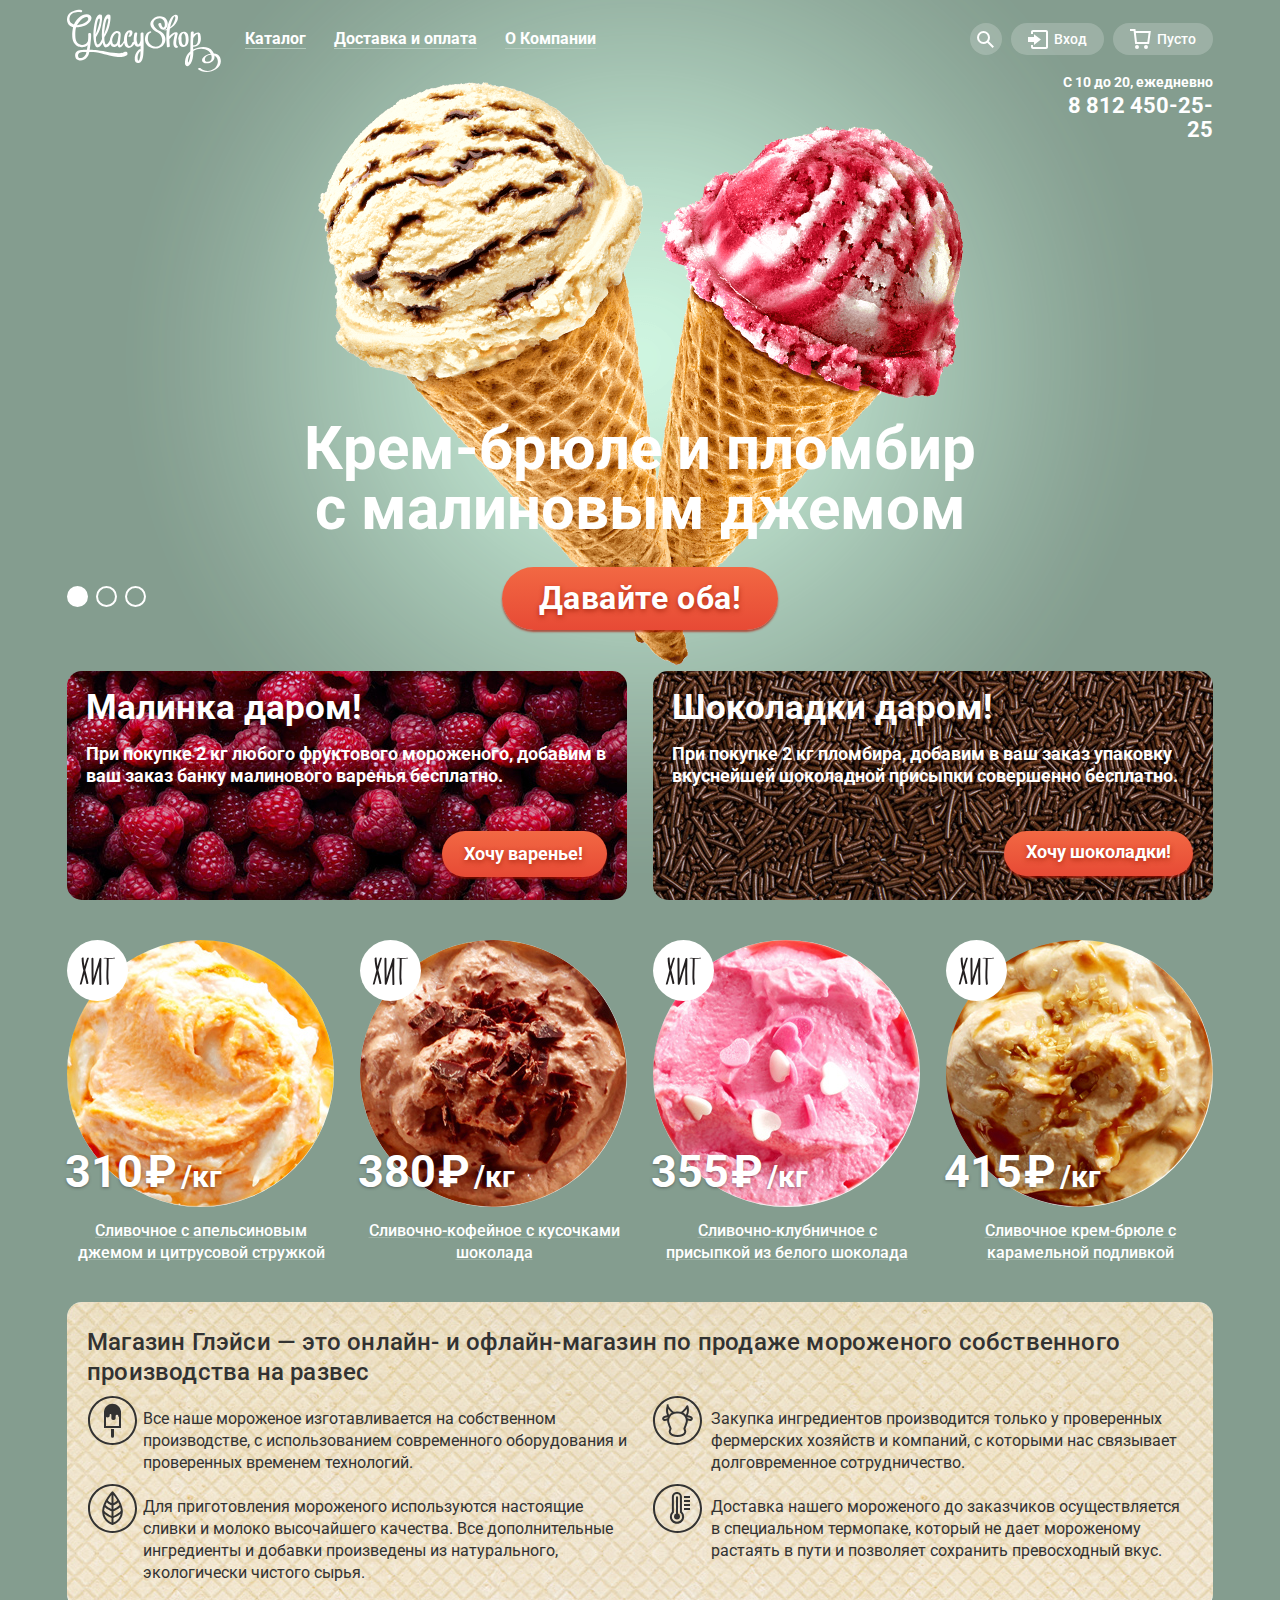
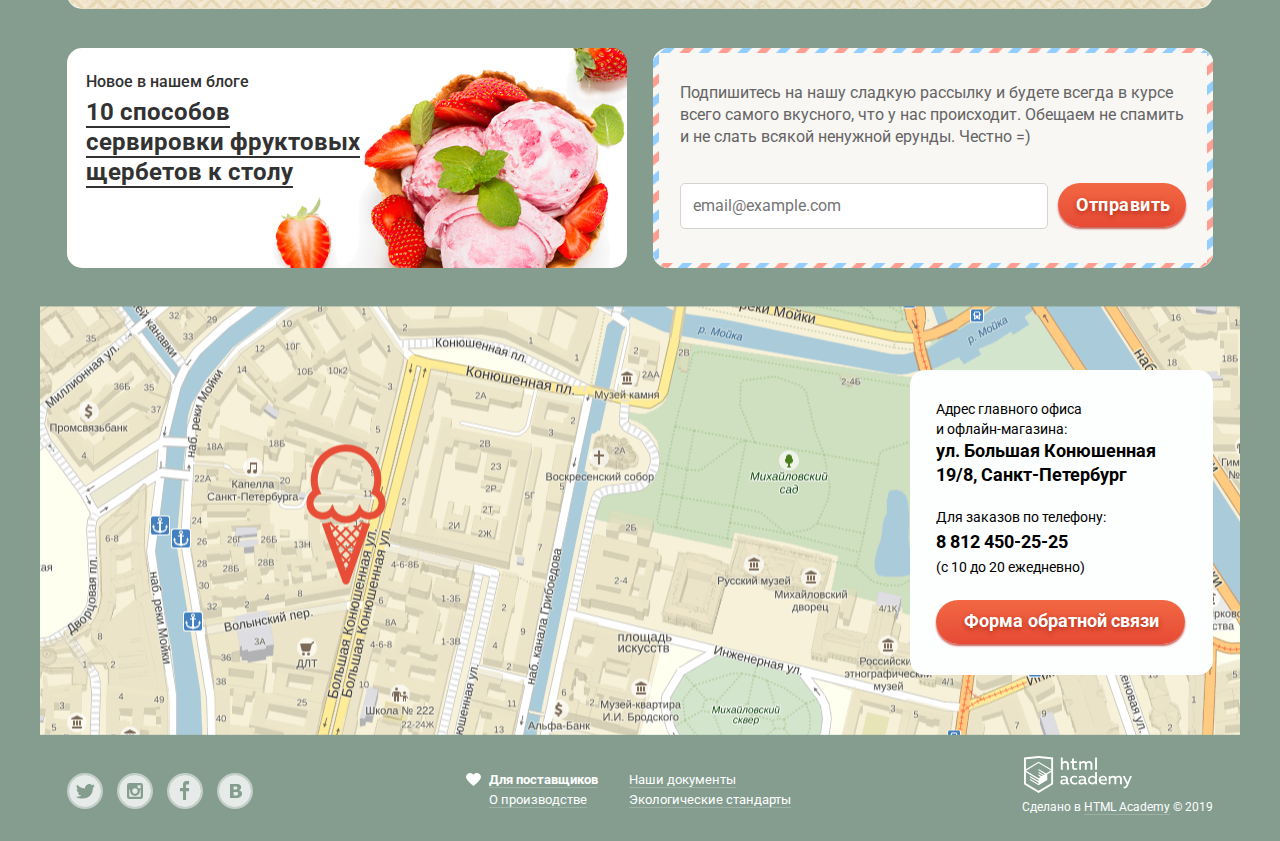
<file: index.html>
<!DOCTYPE html>
<html lang="ru">
  <head>
    <meta charset="utf-8">
    <title>HTML Academy: Глейси</title>
    <link rel="stylesheet" href="css/normalize.css">
    <link rel="stylesheet" href="css/style-min.css">
    <link href="https://fonts.googleapis.com/css?family=Roboto:400,500,700&display=swap&subset=cyrillic" rel="stylesheet">
  </head>
  <body>
    <input class="visually-hidden" type="radio" id="product-1" name="toggle" checked>
    <input class="visually-hidden" type="radio" id="product-2" name="toggle">
    <input class="visually-hidden" type="radio" id="product-3" name="toggle">
    <div class="site-wrapper">
      <div class="container">
        <header class="main-header">
          <nav class="main-navigation container">
            <p class="main-header-logo"><img src="img/logo.svg" width="164" height="54" alt="Логотип магазина Глейси"></p>
            <ul class="site-navigation">
              <li class="modul-catalog"><a class="link-navigation" href=""><span>Каталог</span></a>
                <ul class="main-catalog">
                  <li><a class="new-product" href="#">Новинки</a></li>
                  <li><a href="catalog.html">Сливочное</a></li>
                  <li><a href="#">Щербеты</a></li>
                  <li><a href="#">Фруктовый лед</a></li>
                  <li><a href="#">Мелорин</a></li>
                </ul>
              </li>
              <li><a class="link-navigation" href="#"><span>Доставка и оплата</span></a></li>
              <li><a class="link-navigation" href="#"><span>О Компании</span></a></li>
            </ul>
            <ul class="user-navigation">
              <li class="user-search">
                <a class="user-button search" href="#">
                  <svg xmlns="http://www.w3.org/2000/svg" xmlns:xlink="http://www.w3.org/1999/xlink" width="17" height="17" viewBox="0 0 17 17"><path fill="#fff" d="M16.958 15.527L11.75 10.32A6.455 6.455 0 0 0 13 6.5 6.5 6.5 0 1 0 6.5 13a6.465 6.465 0 0 0 3.839-1.263l5.205 5.204 1.414-1.414zM6.5 11C4.019 11 2 8.981 2 6.5S4.019 2 6.5 2 11 4.019 11 6.5 8.981 11 6.5 11z"/></svg>
                  <span class="visually-hidden">Поиск</span>
                </a>
                <div class="field-search">
                  <form class="form-search" action="https://echo.htmlacademy.ru" method="get">
                    <label for="search-product" class="visually-hidden">Товар для поиска</label>
                    <input id="search-product" type="search" name="search-product" placeholder="Крем-брюле">
                    <button type="submit" name="button" class="visually-hidden">Искать</button>
                  </form>
                </div>
              </li>
              <li class="user-authorization">
                <a class="user-button login" href="#">
                  <svg xmlns="http://www.w3.org/2000/svg" xmlns:xlink="http://www.w3.org/1999/xlink" width="21" height="19" viewBox="0 0 21 19"><g fill="#fff"><path d="M6 14.875L12.917 9.5 6 4.125v2.917H-.042v4.917H6z"/><path d="M18 0H5C3.9 0 3 .9 3 2v2h2V2h13v15H5v-2H3v2c0 1.1.9 2 2 2h13c1.1 0 2-.9 2-2V2c0-1.1-.9-2-2-2z"/></g></svg>
                  Вход
                </a>
                <div class="private-office">
                  <form class="login-form" action="https://echo.htmlacademy.ru" method="post">
                    <p>
                      <label for="user-login" class="visually-hidden">Логин</label>
                      <input id="user-login" type="text" name="user-login" placeholder="email@example.com">
                    </p>
                    <p>
                      <label for="user-password" class="visually-hidden">Пароль</label>
                      <input id="user-password" type="password" name="user-password" placeholder="••••••••">
                    </p>
                    <div class="link-login">
                      <p class="help-link">
                        <a href="">Забыли пароль?</a>
                        <a href="">Новая регистрация</a>
                      </p>
                      <button class="button" type="submit">Войти</button>
                    </div>
                  </form>
                </div>
              </li>
              <li class="user-basket">
                <a class="user-button basket" href="#">
                  <svg xmlns="http://www.w3.org/2000/svg" width="21" height="20" viewBox="0 0 21 20"><g fill="#FFF"><path d="M5.657 2.031L5.422 0H0v2h3.64l1.5 13h13.988l1.699-12.969H5.657zM17.372 13H6.922L5.888 4.031h12.66L17.372 13z"/><circle cx="6.984" cy="18" r="2"/><circle cx="15.984" cy="18" r="2"/></g></svg>
                  Пусто
              </a>
            </li>
            </ul>
          </nav>
        </header>
        <h1 class="visually-hidden">Магазин мороженого Глейси</h1>
        <div class="contacts">
          <p>С 10 до 20, ежедневно</p>
          <a href="tel:88124502525">8 812 450-25-25</a>
        </div>
        <section class="slider">
          <div class="slider-controls">
            <label for="product-1">Первый</label>
            <label for="product-2">Второй</label>
            <label for="product-3">Третий</label>
          </div>
          <ul class="slider-list">
            <li class="slider-item slide" id="slide1">
              <h3 class="slide-title">
                Крем-брюле и пломбир с малиновым джемом
              </h3>
              <a class="button slide-button" href="#">Давайте оба!</a>
            </li>
            <li class="slider-item slide" id="slide2">
              <h3 class="slide-title">
                Шоколадный пломбир и лимонный сорбет
              </h3>
              <a class="button slide-button" href="#">Давайте оба!</a>
            </li>
            <li class="slider-item slide" id="slide3">
              <h3 class="slide-title">
                Пломбир с помадкой и клубничный щербет
              </h3>
              <a class="button slide-button" href="#">Давайте оба!</a>
            </li>
          </ul>
        </section>
        <main>
          <section class="stocks">
            <h2 class="visually-hidden">Акции</h2>
            <article class="stocks-item raspberry">
              <h3 class="stocks-item-title" >Малинка даром!</h3>
              <p>При покупке 2 кг любого фруктового мороженого, добавим в ваш
                заказ банку малинового варенья бесплатно.</p>
              <a class="button" href="#">Хочу варенье!</a>
            </article>

            <article class="stocks-item choco">
              <h3 class="stocks-item-title">Шоколадки даром!</h3>
              <p>При покупке 2 кг пломбира, добавим в ваш заказ упаковку
                вкуснейшей шоколадной присыпки совершенно бесплатно.</p>
              <a class="button" href="#">Хочу шоколадки!</a>
            </article>
          </section>
          <section class="catalog">
            <h2 class="visually-hidden">Хиты продаж</h2>
            <ul class="catalog-list">
              <li class="catalog-item">
                <span class="icon-hit"><span class="visually-hidden">Хит</span></span>
                <p class="catalog-item-image">
                  <img src="img/product-1.jpg" width="267" height="267" alt="Сливочное с апельсиновым джемом">
                </p>
                <p class="catalog-item-price">
                  <b>310 &#8381;<span>/кг</span></b>
                </p>
                <a href="#">
                  <h3>Сливочное с апельсиновым джемом и цитрусовой стружкой</h3>
                </a>
                <div class="view">
                    <button class="fast-view" type="button">Быстрый просмотр</button>
                </div>
              </li>
              <li class="catalog-item">
                <span class="icon-hit"><span class="visually-hidden">Хит</span></span>
                <p class="catalog-item-image">
                  <img src="img/product-2.jpg" width="267" height="267" alt="Сливочно-кофейное с кусочками шоколада">
                </p>
                <p class="catalog-item-price">
                  <b>380 &#8381;<span>/кг</span></b>
                </p>
                <a href="#">
                  <h3>Сливочно-кофейное с кусочками шоколада</h3>
                </a>
                <div class="view">
                    <button class="fast-view" type="button">Быстрый просмотр</button>
                </div>
              </li>
              <li class="catalog-item">
                <span class="icon-hit"><span class="visually-hidden">Хит</span></span>
                <p class="catalog-item-image">
                  <img src="img/product-3.jpg" width="267" height="267" alt="Сливочно-клубничное с присыпкой из белого шоколада">
                </p>
                <p class="catalog-item-price">
                  <b>355 &#8381;<span>/кг</span></b>
                </p>
                <a href="#">
                  <h3>Сливочно-клубничное с присыпкой из белого шоколада</h3>
                </a>
                <div class="view">
                    <button class="fast-view" type="button">Быстрый просмотр</button>
                </div>
              </li>
              <li class="catalog-item">
                <span class="icon-hit"><span class="visually-hidden">Хит</span></span>
                <p class="catalog-item-image">
                  <img src="img/product-4.jpg" width="267" height="267" alt="Сливочное крем-брюле с карамельной подливкой">
                </p>
                <p class="catalog-item-price">
                  <b>415 &#8381;<span>/кг</span></b>
                </p>
                <a href="#">
                  <h3>Сливочное крем-брюле с карамельной подливкой</h3>
                </a>
                <div class="view">
                    <button class="fast-view" type="button">Быстрый просмотр</button>
                </div>
              </li>
            </ul>
          </section>
          <section class="features">
            <h2 class="visually-hidden">Преимущества</h2>
            <p>Магазин Глэйси — это онлайн- и офлайн-магазин по продаже мороженого собственного
                производства на развес</p>
            <ul class="features-list">
              <li class="feature-item">Все наше мороженое изготавливается на собственном
                производстве, с использованием современного оборудования и
                проверенных временем технологий.</li>
              <li class="feature-item">Закупка ингредиентов  производится только у проверенных
                фермерских хозяйств и компаний, с которыми нас связывает
                долговременное сотрудничество.</li>
              <li class="feature-item">Для приготовления мороженого используются настоящие сливки и
                молоко высочайшего качества. Все дополнительные ингредиенты и
                добавки произведены из натурального, экологически чистого сырья.</li>
              <li class="feature-item">Доставка нашего мороженого до заказчиков осуществляется в
                специальном термопаке, который не дает мороженому растаять в
                пути и позволяет сохранить превосходный вкус.</li>
            </ul>
          </section>
          <div class="index-columns">
            <article class="news">
              <h2>Новое в нашем блоге</h2>
              <a class="new-link" href="#"><b>10 способов сервировки
                фруктовых щербетов к
                столу</b></a>
            </article>
            <section class="subscription">
              <h2 class="visually-hidden">Подписка на новости</h2>
              <p>
                Подпишитесь на нашу сладкую рассылку и будете всегда в курсе всего
                самого вкусного, что у нас происходит. Обещаем не спамить и не слать
                всякой ненужной ерунды. Честно =)
              </p>
              <form class="form-subscription" action="https://echo.htmlacademy.ru" method="post">
                <label for="user-email" class="visually-hidden">Ваш емайл</label>
                <input id="user-email" type="email" name="user-email" placeholder="email@example.com">
                <button class="button" type="submit">Отправить</button>
              </form>
            </section>
          </div>
        </main>
      </div>
      <section class="contacts-info">
        <h2 class="visually-hidden">Наш адрес</h2>
        <div class="container position-relative">
          <div class="company-address">
            <p>Адрес главного офиса
              и офлайн-магазина:
              <b>ул. Большая Конюшенная
                19/8, Санкт-Петербург</b>
              Для заказов по телефону:
              <a href="tel:88124502525">8 812 450-25-25</a> (с 10 до 20 ежедневно)
            </p>
            <a class="button feedback-link" href="">Форма обратной связи</a>
          </div>
        </div>
        <iframe src="https://yandex.ru/map-widget/v1/-/CBF9nKAJWA" width="1200" height="430"></iframe>
        <!--<img src="img/map.png" width="1200" height="430" alt="Магазин Глейси по ул. Большая Конюшенная 19/8, Санкт-Петербург">-->
      </section>
      <footer class="main-footer container">
        <ul class="footer-social">
          <li>
            <a class="social-button" href="#">
              <svg xmlns="http://www.w3.org/2000/svg" width="32" height="32" viewBox="0 0 32 32"><path fill="#e6ebe9" d="M16 0C7.164 0 0 7.164 0 16c0 8.837 7.164 16 16 16 8.837 0 16-7.163 16-16 0-8.836-7.163-16-16-16zm7.944 12.809c-.251 6.516-3.463 10.832-10.992 10.702h-.486c-.447 0-4.543-.443-5.344-1.823 2.479.19 4.247-.406 5.12-1.136-1.048-.289-2.923-.461-3.251-2.848.384.104.618.221 1.299.113-1.307-.824-2.758-1.519-2.679-3.643.311.317 1.164.518 1.46.457-.768-.233-2.149-3.244-.974-4.781 1.984 1.79 4.075 3.482 7.804 3.643.227-2.214 1.24-3.699 3.168-4.325 1.84-.479 3.255.26 3.901 1.138.737-.224 1.453-.466 2.193-.685-.004.833-.569 1.463-.935 1.709.747.165 1.423-.475 1.423-.475-.184.963-1.094 1.725-1.707 1.954z"/></svg>
              <span class="visually-hidden">Твитер</span>
            </a>
            </li>
          <li>
            <a class="social-button" href="#">
              <svg xmlns="http://www.w3.org/2000/svg" width="32" height="32" viewBox="0 0 32 32"><g fill="#e6ebe9"><path d="M20.916 16a4.938 4.938 0 1 1-9.877 0c0-.394.051-.773.138-1.14h-.897v6.838h11.396V14.86h-.897c.086.367.137.746.137 1.14z"/><path d="M15.978 18.659c1.466 0 2.659-1.193 2.659-2.659s-1.193-2.659-2.659-2.659c-1.466 0-2.659 1.193-2.659 2.659s1.192 2.659 2.659 2.659zM18.637 10.302h3.039v3.039h-3.039z"/><path d="M16 0C7.164 0 0 7.164 0 16c0 8.837 7.164 16 16 16 8.837 0 16-7.163 16-16 0-8.836-7.163-16-16-16zm7.955 21.698a2.285 2.285 0 0 1-2.279 2.279H10.279A2.285 2.285 0 0 1 8 21.698V10.302a2.286 2.286 0 0 1 2.279-2.279h11.396a2.286 2.286 0 0 1 2.279 2.279v11.396z"/></g></svg>
              <span class="visually-hidden">Инстаграм</span>
            </a>
            </li>
          <li>
            <a class="social-button" href="#">
              <svg xmlns="http://www.w3.org/2000/svg" width="32" height="32" viewBox="0 0 32 32"><path fill="#e6ebe9" d="M16 0C7.164 0 0 7.163 0 16s7.164 16 16 16c8.837 0 16-7.164 16-16S24.837 0 16 0zm4.062 9.455h-3.021v3.444h3.021v3.445h-3.021v8.61H14.02v-8.61H11v-3.445h3.021V9.455c0-1.902 1.353-3.445 3.021-3.445h3.021v3.445z"/></svg>
              <span class="visually-hidden">Фейсбук</span>
            </a>
          </li>
          <li>
            <a class="social-button" href="#">
              <svg xmlns="http://www.w3.org/2000/svg" width="32" height="32" viewBox="0 0 32 32"><g fill="#e6ebe9"><path d="M16.637 14.495c.402-.019.719-.082.951-.188.326-.145.54-.33.641-.559.101-.229.15-.496.15-.797 0-.232-.058-.465-.174-.697-.116-.232-.322-.405-.617-.517-.264-.1-.592-.155-.984-.165a76.242 76.242 0 0 0-1.652-.014h-.339v2.965h.565c.571 0 1.057-.009 1.459-.028zM18.118 17.084c-.282-.081-.672-.125-1.166-.132a127.97 127.97 0 0 0-1.55-.009h-.79v3.493h.264c1.014 0 1.74-.003 2.18-.009a3.2 3.2 0 0 0 1.212-.245c.377-.157.633-.364.774-.625s.214-.562.214-.9c0-.446-.088-.788-.261-1.03-.17-.241-.464-.423-.877-.543z"/><path d="M16 0C7.164 0 0 7.164 0 16c0 8.837 7.164 16 16 16 8.837 0 16-7.163 16-16 0-8.836-7.163-16-16-16zm6.602 20.531a3.73 3.73 0 0 1-1.124 1.327c-.552.415-1.161.71-1.823.886s-1.501.264-2.519.264h-6.121V8.987h5.443c1.13 0 1.957.038 2.48.113a5.126 5.126 0 0 1 1.561.5c.533.27.929.632 1.189 1.087.26.455.392.975.392 1.558 0 .678-.179 1.278-.536 1.795-.358.518-.863.92-1.517 1.208v.075c.917.182 1.642.559 2.179 1.13.537.571.807 1.325.807 2.261 0 .678-.138 1.283-.411 1.817z"/></g></svg>
              <span class="visually-hidden">Вконтакте</span>
            </a>
          </li>
        </ul>
        <ul class="footer-information">
          <li class="information-link"><a class="icon-heart" href="#">Для поставщиков</a></li>
          <li class="information-link"><a href="#">О производстве</a></li>
          <li class="information-link"><a href="#">Наши документы</a></li>
          <li class="information-link"><a href="#">Экологические стандарты</a></li>
        </ul>
        <div class="footer-copyright">
          <a href="https://htmlacademy.ru/intensive/htmlcss"><img src="img/logo-htmlacademy.svg" width="108" height="39" alt="logo-htmlacademy"></a>
          <p>Сделано в <a href="https://htmlacademy.ru/intensive/htmlcss">HTML Academy</a> &copy; 2019</p>
          </div>
      </footer>
    </div>
    <div class="overlay">
      <div class="feedback">
        <form class="modal-feedback" action="https://echo.htmlacademy.ru" method="post">
          <h2 class="visually-hidden">Обратная связь</h2>
          <p class="feedback-title">Мы обязательно вам ответим!</p>
          <p>
            <label for="user-name" class="visually-hidden">Ваше имя и фамилия</label>
            <input id="user-name" type="text" name="user-name" placeholder="Имя Фамилия">
          </p>
          <p>
            <label for="email" class="visually-hidden">Ваш емайл</label>
            <input id="email" type="email" name="user-email" placeholder="email@example.com">
          </p>
          <p>
            <label for="comment" class="visually-hidden">Оставьте свой комментарий</label>
            <textarea id="comment" name="comment" rows="8" cols="40" placeholder="В свободной форме"></textarea>
          </p>
          <button class="button" type="submit">Отправить</button>
        </form>
        <button class="modal-close" type="button"><span class="visually-hidden">Закрыть</span></button>
      </div>
    </div>
    <script src="js/popup-min.js"></script>
  </body>
</html>
</file>
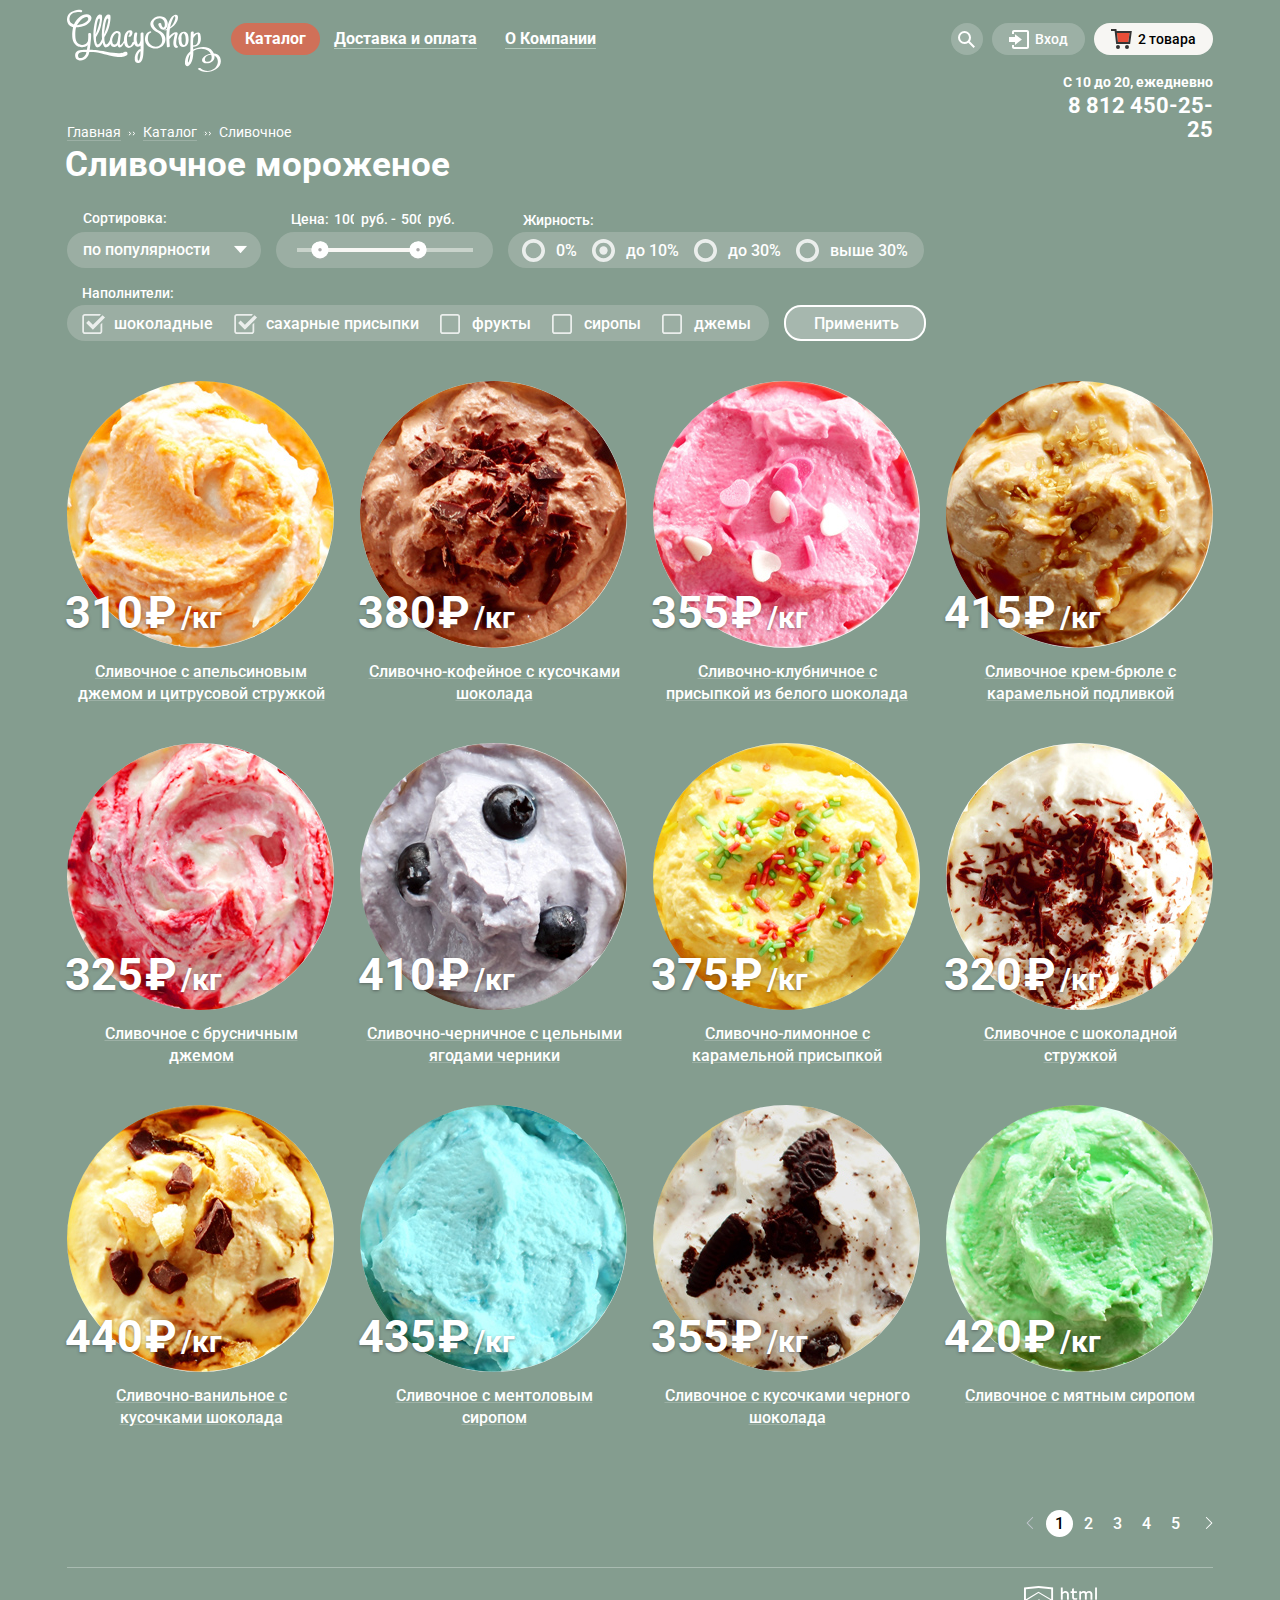
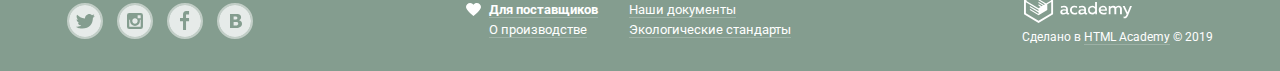
<file: catalog.html>
<!DOCTYPE html>
<html lang="ru">
  <head>
    <meta charset="utf-8">
    <title>Каталог Gllacy</title>
    <link rel="stylesheet" href="css/normalize.css">
    <link rel="stylesheet" href="css/style-min.css">
    <link href="https://fonts.googleapis.com/css?family=Roboto:400,500,700&display=swap&subset=cyrillic" rel="stylesheet">
  </head>
  <body class="inner-page">
    <div class="container">
      <header class="main-header">
        <nav class="main-navigation">
          <a class="main-header-logo" href="index.html"><img src="img/logo.svg" width="164" height="54" alt="Логотип магазина Глейси"></a>
          <ul class="site-navigation">
            <li class="active-link modul-catalog"><a class="link-navigation" href="">Каталог</a>
              <ul class="main-catalog">
                <li><a class="new-product" href="#">Новинки</a></li>
                <li><a class="active" href="#">Сливочное</a></li>
                <li><a href="#">Щербеты</a></li>
                <li><a href="#">Фруктовый лед</a></li>
                <li><a href="#">Мелорин</a></li>
              </ul>
            </li>
            <li><a class="link-navigation" href="#"><span>Доставка и оплата</span></a></li>
            <li><a class="link-navigation" href="#"><span>О Компании</span></a></li>
          </ul>
          <ul class="user-navigation">
            <li class="user-search">
              <a class="user-button search" href="#">
                <svg xmlns="http://www.w3.org/2000/svg" xmlns:xlink="http://www.w3.org/1999/xlink" width="17" height="17" viewBox="0 0 17 17"><path fill="#fff" d="M16.958 15.527L11.75 10.32A6.455 6.455 0 0 0 13 6.5 6.5 6.5 0 1 0 6.5 13a6.465 6.465 0 0 0 3.839-1.263l5.205 5.204 1.414-1.414zM6.5 11C4.019 11 2 8.981 2 6.5S4.019 2 6.5 2 11 4.019 11 6.5 8.981 11 6.5 11z"/></svg>
                <span class="visually-hidden">Поиск</span>
              </a>
              <div class="field-search">
                <form class="form-search" action="https://echo.htmlacademy.ru" method="get">
                  <label for="search-product" class="visually-hidden">Товар для поиска</label>
                  <input id="search-product" type="search" name="search-product" placeholder="Крем-брюле">
                  <button type="submit" name="button" class="visually-hidden">Искать</button>
                </form>
              </div>
            </li>
            <li class="user-authorization">
              <a class="user-button login" href="#">
                <svg xmlns="http://www.w3.org/2000/svg" xmlns:xlink="http://www.w3.org/1999/xlink" width="21" height="19" viewBox="0 0 21 19"><g fill="#fff"><path d="M6 14.875L12.917 9.5 6 4.125v2.917H-.042v4.917H6z"/><path d="M18 0H5C3.9 0 3 .9 3 2v2h2V2h13v15H5v-2H3v2c0 1.1.9 2 2 2h13c1.1 0 2-.9 2-2V2c0-1.1-.9-2-2-2z"/></g></svg>
                Вход
              </a>
              <div class="private-office">
                <form class="login-form" action="https://echo.htmlacademy.ru" method="post">
                  <p>
                    <label for="user-login" class="visually-hidden">Логин</label>
                    <input id="user-login" type="text" name="user-login" placeholder="email@example.com">
                  </p>
                  <p>
                    <label for="user-password" class="visually-hidden">Пароль</label>
                    <input id="user-password" type="password" name="user-password" placeholder="••••••••">
                  </p>
                  <div class="link-login">
                    <p class="help-link">
                      <a href="">Забыли пароль?</a>
                      <a href="">Новая регистрация</a>
                    </p>
                    <button class="button" type="submit">Войти</button>
                  </div>
                </form>
              </div>
            </li>
            <li class="user-basket">
              <a class="user-button basket basket-red" href="#">
                <svg xmlns="http://www.w3.org/2000/svg" width="21" height="20" viewBox="0 0 21 20"><path fill="#E84D37" d="M5.888 4.031L6.922 13h10.45l1.176-8.969z"/><circle fill="#343434" cx="6.984" cy="18" r="2"/><circle fill="#343434" cx="15.984" cy="18" r="2"/><path fill="#343434" d="M5.657 2.031L5.422 0H0v2h3.64l1.5 13h13.988l1.699-12.969H5.657zM17.372 13H6.922L5.888 4.031h12.66L17.372 13z"/></svg>
                2 товара
              </a>
              <form class="basket-form" action="https://echo.htmlacademy.ru" method="post">
                <table>
                  <tr class="basket-row">
                    <td class="basket-field delete-field"><button class="delete" type="button" name="delete-product"><span class="visually-hidden">Удалить</span></button></td>
                    <td class="basket-field img-field"><input type="hidden"><img src="img/product-1.jpg" width="33" height="33" alt="Пломбир с апельсиновым джемом"></td>
                    <td class="basket-field text-field"><input type="hidden"><a href="#">Пломбир с апельсиновым джемом</a></td>
                    <td class="basket-field count-field"><input type="hidden">1,5 кг × <span>200 руб.</span></td>
                    <td class="basket-field price-field"><input type="hidden">300 руб.</td>
                  </tr>
                  <tr class="basket-row">
                    <td class="basket-field delete-field"><button class="delete" type="button" name="delete-product"><span class="visually-hidden">Удалить</span></button></td>
                    <td class="basket-field img-field"><input type="hidden"><img src="img/product-3.jpg" width="33" height="33" alt="Клубничный пломбир с присыпкой из белого шоколада"></td>
                    <td class="basket-field text-field"><input type="hidden"><a href="#">Клубничный пломбир с присыпкой из белого шоколада</a></td>
                    <td class="basket-field count-field"><input type="hidden">1,5 кг × <span>300 руб.</span></td>
                    <td class="basket-field price-field"><input type="hidden">450 руб.</td>
                  </tr>
                  <tr class="basket-row total-cost">
                    <td colspan="5"><input type="hidden">Итого: 750 руб.</td>
                  </tr>
                </table>
                <button class="button" type="submit" name="order-ok">Оформить заказ</button>
              </form>
            </li>
          </ul>
        </nav>
      </header>
      <div class="contacts">
        <p>С 10 до 20, ежедневно</p>
        <a href="tel:88124502525">8 812 450-25-25</a>
      </div>
      <ul class="breadcrumbs">
        <li><a href="index.html">Главная</a></li>
        <li><a href="">Каталог</a></li>
        <li class="breadcrumbs-current">Сливочное</li>
      </ul>
      <main>
        <h1 class="page-title">Сливочное мороженое</h1>
        <h2 class="visually-hidden">Фильтр</h2>
        <form class="filters-form" action="https://echo.htmlacademy.ru" method="get">
          <div class="filter-option filter-sort">
            <label for="sort">Сортировка:</label>
            <select id="sort" class="sort" name="sort">
              <option value="populary" selected>по популярности</option>
              <option value="inexpensive">сначала недорогие</option>
              <option value="expensive">сначала дорогие</option>
              <option value="flat">по жирности</option>
            </select>
            <svg xmlns="http://www.w3.org/2000/svg" width="9" height="5" viewBox="0 0 9 5"><path fill="#FFF" d="M4.5 5L0 0h9z"/></svg>
          </div>
          <div class="filter-option filter-price">
            <p>
              Цена:
              <label for="price-for">
                <span class="visually-hidden">Цена от</span>
                <input class="input-price" id="price-for" name="price-for" type="number" value="100">
                руб. -
              </label>
              <label for="price-to">
                <span class="visually-hidden">Цена до</span>
                <input class="input-price" id="price-to" name="price-to" type="number" value="500">
                руб.
              </label>
            </p>
            <!-- Нашла такую конструкцию в интернете
            https://jqueryui.com/slider/#range -->
            <div class="slider-range">
              <div class="slider-runner"></div>
              <button type="button" name="price-from"><span class="visually-hidden">Цена от</span></button>
              <button type="button" name="price-to"><span class="visually-hidden">Цена до</span></button>
            </div>
          </div>
          <div class="filter-option filter-fat">
            <p>Жирность:</p>
            <span>
              <input id="r-1" class="filter-input-radio visually-hidden" type="radio" name="fat" value="0">
              <label for="r-1">0%</label>
              <input id="r-2" class="filter-input-radio visually-hidden" type="radio" name="fat" value="less-10" checked>
              <label for="r-2">до 10%</label>
              <input id="r-3" class="filter-input-radio visually-hidden" type="radio" name="fat" value="less-30">
              <label for="r-3">до 30%</label>
              <input id="r-4" class="filter-input-radio visually-hidden" type="radio" name="fat" value="more 30">
              <label for="r-4">выше 30%</label>
            </span>
          </div>
          <div class="filter-option filter-topping">
            <p>Наполнители:</p>
            <span>
              <input id="ch-1" class="filter-input-checkbox visually-hidden" type="checkbox" name="topping" value="choco" checked>
              <label for="ch-1">шоколадные</label>
              <input id="ch-2" class="filter-input-checkbox visually-hidden" type="checkbox" name="topping" value="sugar" checked>
              <label for="ch-2">сахарные присыпки</label>
              <input id="ch-3" class="filter-input-checkbox visually-hidden" type="checkbox" name="topping" value="fruits">
              <label for="ch-3">фрукты</label>
              <input id="ch-4" class="filter-input-checkbox visually-hidden" type="checkbox" name="topping" value="syrop">
              <label for="ch-4">сиропы</label>
              <input id="ch-5" class="filter-input-checkbox visually-hidden" type="checkbox" name="topping" value="jam">
              <label for="ch-5">джемы</label>
            </span>
          </div>
          <button class="button-apply" type="submit" name="apply">Применить</button>
        </form>
        <section class="catalog">
          <h2 class="visually-hidden">Виды мороженого</h2>
          <ul class="catalog-list">
            <li class="catalog-item">
              <p class="catalog-item-image">
                <img src="img/product-1.jpg" width="267" height="267" alt="Сливочное с апельсиновым джемом">
              </p>
              <p class="catalog-item-price">
                <b>310 &#8381;<span>/кг</span></b>
              </p>
              <a href="">
                <h3>Сливочное с апельсиновым джемом и цитрусовой стружкой</h3>
              </a>
              <div class="view">
                <button class="fast-view" type="button">Быстрый просмотр</button>
              </div>
            </li>
            <li class="catalog-item">
              <p class="catalog-item-image">
                <img src="img/product-2.jpg" width="267" height="267" alt="Сливочно-кофейное с кусочками шоколада">
              </p>
              <p class="catalog-item-price">
                <b>380 &#8381;<span>/кг</span></b>
              </p>
              <a href="">
                <h3>Сливочно-кофейное с кусочками шоколада</h3>
              </a>
              <div class="view">
                <button class="fast-view" type="button">Быстрый просмотр</button>
              </div>
            </li>
            <li class="catalog-item">
              <p class="catalog-item-image">
                <img src="img/product-3.jpg" width="267" height="267" alt="Сливочно-клубничное с присыпкой из белого шоколада">
              </p>
              <p class="catalog-item-price">
                <b>355 &#8381;<span>/кг</span></b>
              </p>
              <a href="">
                <h3>Сливочно-клубничное с присыпкой из белого шоколада</h3>
              </a>
              <div class="view">
                <button class="fast-view" type="button">Быстрый просмотр</button>
              </div>
            </li>
            <li class="catalog-item">
              <p class="catalog-item-image">
                <img src="img/product-4.jpg" width="267" height="267" alt="Сливочное крем-брюле с карамельной подливкой">
              </p>
              <p class="catalog-item-price">
                <b>415 &#8381;<span>/кг</span></b>
              </p>
              <a href="">
                <h3>Сливочное крем-брюле с карамельной подливкой</h3>
              </a>
              <div class="view">
                <button class="fast-view" type="button">Быстрый просмотр</button>
              </div>
            </li>
            <li class="catalog-item">
              <p class="catalog-item-image">
                <img src="img/product-5.jpg" width="267" height="267" alt="Сливочное с брусничным джемом">
              </p>
              <p class="catalog-item-price">
                <b>325 &#8381;<span>/кг</span></b>
              </p>
              <a href="">
                <h3>Сливочное с брусничным джемом</h3>
              </a>
              <div class="view">
                <button class="fast-view" type="button">Быстрый просмотр</button>
              </div>
            </li>
            <li class="catalog-item">
              <p class="catalog-item-image">
                <img src="img/product-6.jpg" width="267" height="267" alt="Сливочно-черничное с цельными ягодами черники">
              </p>
              <p class="catalog-item-price">
                <b>410 &#8381;<span>/кг</span></b>
              </p>
              <a href="">
                <h3>Сливочно-черничное с цельными ягодами черники</h3>
              </a>
              <div class="view">
                <button class="fast-view" type="button">Быстрый просмотр</button>
              </div>
            </li>
            <li class="catalog-item">
              <p class="catalog-item-image">
                <img src="img/product-7.jpg" width="267" height="267" alt="Сливочно-лимонное с карамельной присыпкой">
              </p>
              <p class="catalog-item-price">
                <b>375 &#8381;<span>/кг</span></b>
              </p>
              <a href="">
                <h3>Сливочно-лимонное с карамельной присыпкой</h3>
              </a>
              <div class="view">
                <button class="fast-view" type="button">Быстрый просмотр</button>
              </div>
            </li>
            <li class="catalog-item">
              <p class="catalog-item-image">
                <img src="img/product-8.jpg" width="267" height="267" alt="Сливочное с шоколадной стружкой">
              </p>
              <p class="catalog-item-price">
                <b>320 &#8381;<span>/кг</span></b>
              </p>
              <a href="">
                <h3>Сливочное с шоколадной стружкой</h3>
              </a>
              <div class="view">
                <button class="fast-view" type="button">Быстрый просмотр</button>
              </div>
            </li>
            <li class="catalog-item">
              <p class="catalog-item-image">
                <img src="img/product-9.jpg" width="267" height="267" alt="Сливочно-ванильное с кусочками шоколада">
              </p>
              <p class="catalog-item-price">
                <b>440 &#8381;<span>/кг</span></b>
              </p>
              <a href="">
                <h3>Сливочно-ванильное с кусочками шоколада</h3>
              </a>
              <div class="view">
                <button class="fast-view" type="button">Быстрый просмотр</button>
              </div>
            </li>
            <li class="catalog-item">
              <p class="catalog-item-image">
                <img src="img/product-10.jpg" width="267" height="267" alt="Сливочноe с ментоловым сиропом">
              </p>
              <p class="catalog-item-price">
                <b>435 &#8381;<span>/кг</span></b>
              </p>
              <a href="">
                <h3>Сливочноe с ментоловым сиропом</h3>
              </a>
              <div class="view">
                <button class="fast-view" type="button">Быстрый просмотр</button>
              </div>
            </li>
            <li class="catalog-item">
              <p class="catalog-item-image">
                <img src="img/product-11.jpg" width="267" height="267" alt="Сливочное с кусочками черного шоколада">
              </p>
              <p class="catalog-item-price">
                <b>355 &#8381;<span>/кг</span></b>
              </p>
              <a href="">
                <h3>Сливочное с кусочками черного шоколада</h3>
              </a>
              <div class="view">
                <button class="fast-view" type="button">Быстрый просмотр</button>
              </div>
            </li>
            <li class="catalog-item">
              <p class="catalog-item-image">
                <img src="img/product-12.jpg" width="267" height="267" alt="Сливочное с мятным сиропом">
              </p>
              <p class="catalog-item-price">
                <b>420 &#8381;<span>/кг</span></b>
              </p>
              <a href="">
                <h3>Сливочное с мятным сиропом</h3>
              </a>
              <div class="view">
                <button class="fast-view" type="button">Быстрый просмотр</button>
              </div>
            </li>
          </ul>
        </section>
        <ul class="pagination-list">
          <li class="pagination-item prev">
            <a href="">
              <svg version="1.1" id="Layer_1" xmlns="http://www.w3.org/2000/svg" xmlns:xlink="http://www.w3.org/1999/xlink" x="0px" y="0px" width="8px" height="12px" viewBox="0 0 8 12" enable-background="new 0 0 8 12" xml:space="preserve">
                <path fill="#C1C6CE" d="M7.237,5.642L1.729,0.133c-0.198-0.198-0.519-0.198-0.716,0s-0.198,0.519,0,0.716L6.163,6l-5.151,5.15
                  c-0.198,0.198-0.198,0.519,0,0.717c0.099,0.099,0.229,0.148,0.358,0.148c0.129,0,0.259-0.05,0.358-0.148l5.509-5.509
                  C7.436,6.16,7.436,5.84,7.237,5.642z"/>
              </svg>
              <span class="visually-hidden">Назад</span>
            </a>
          </li>
          <li class="pagination-item pagination-item-current"><span>1</span></li>
          <li class="pagination-item"><a href="#">2</a></li>
          <li class="pagination-item"><a href="#">3</a></li>
          <li class="pagination-item"><a href="#">4</a></li>
          <li class="pagination-item"><a href="#">5</a></li>
          <li class="pagination-item next">
            <a href="#">
              <svg version="1.1" id="Layer_2" xmlns="http://www.w3.org/2000/svg" xmlns:xlink="http://www.w3.org/1999/xlink" x="0px" y="0px"
                	 width="8px" height="12px" viewBox="0 0 8 12" enable-background="new 0 0 8 12" xml:space="preserve">
                <path fill="#FFFFFF" d="M7.237,5.642L1.729,0.133c-0.198-0.198-0.519-0.198-0.716,0s-0.198,0.519,0,0.716L6.163,6l-5.151,5.15
                	c-0.198,0.198-0.198,0.519,0,0.717c0.099,0.099,0.229,0.148,0.358,0.148c0.129,0,0.259-0.05,0.358-0.148l5.509-5.509
                	C7.436,6.16,7.436,5.84,7.237,5.642z"/>
              </svg>
              <span class="visually-hidden">Дальше</span>
            </a>
          </li>
        </ul>
      </main>
    </div>
    <footer class="main-footer container">
      <ul class="footer-social">
        <li>
          <a class="social-button" href="#">
            <svg xmlns="http://www.w3.org/2000/svg" width="32" height="32" viewBox="0 0 32 32"><path fill="#e6ebe9" d="M16 0C7.164 0 0 7.164 0 16c0 8.837 7.164 16 16 16 8.837 0 16-7.163 16-16 0-8.836-7.163-16-16-16zm7.944 12.809c-.251 6.516-3.463 10.832-10.992 10.702h-.486c-.447 0-4.543-.443-5.344-1.823 2.479.19 4.247-.406 5.12-1.136-1.048-.289-2.923-.461-3.251-2.848.384.104.618.221 1.299.113-1.307-.824-2.758-1.519-2.679-3.643.311.317 1.164.518 1.46.457-.768-.233-2.149-3.244-.974-4.781 1.984 1.79 4.075 3.482 7.804 3.643.227-2.214 1.24-3.699 3.168-4.325 1.84-.479 3.255.26 3.901 1.138.737-.224 1.453-.466 2.193-.685-.004.833-.569 1.463-.935 1.709.747.165 1.423-.475 1.423-.475-.184.963-1.094 1.725-1.707 1.954z"/></svg>
            <span class="visually-hidden">Твитер</span>
          </a>
          </li>
        <li>
          <a class="social-button" href="#">
            <svg xmlns="http://www.w3.org/2000/svg" width="32" height="32" viewBox="0 0 32 32"><g fill="#e6ebe9"><path d="M20.916 16a4.938 4.938 0 1 1-9.877 0c0-.394.051-.773.138-1.14h-.897v6.838h11.396V14.86h-.897c.086.367.137.746.137 1.14z"/><path d="M15.978 18.659c1.466 0 2.659-1.193 2.659-2.659s-1.193-2.659-2.659-2.659c-1.466 0-2.659 1.193-2.659 2.659s1.192 2.659 2.659 2.659zM18.637 10.302h3.039v3.039h-3.039z"/><path d="M16 0C7.164 0 0 7.164 0 16c0 8.837 7.164 16 16 16 8.837 0 16-7.163 16-16 0-8.836-7.163-16-16-16zm7.955 21.698a2.285 2.285 0 0 1-2.279 2.279H10.279A2.285 2.285 0 0 1 8 21.698V10.302a2.286 2.286 0 0 1 2.279-2.279h11.396a2.286 2.286 0 0 1 2.279 2.279v11.396z"/></g></svg>
            <span class="visually-hidden">Инстаграм</span>
          </a>
          </li>
        <li>
          <a class="social-button" href="#">
            <svg xmlns="http://www.w3.org/2000/svg" width="32" height="32" viewBox="0 0 32 32"><path fill="#e6ebe9" d="M16 0C7.164 0 0 7.163 0 16s7.164 16 16 16c8.837 0 16-7.164 16-16S24.837 0 16 0zm4.062 9.455h-3.021v3.444h3.021v3.445h-3.021v8.61H14.02v-8.61H11v-3.445h3.021V9.455c0-1.902 1.353-3.445 3.021-3.445h3.021v3.445z"/></svg>
            <span class="visually-hidden">Фейсбук</span>
          </a>
        </li>
        <li>
          <a class="social-button" href="#">
            <svg xmlns="http://www.w3.org/2000/svg" width="32" height="32" viewBox="0 0 32 32"><g fill="#e6ebe9"><path d="M16.637 14.495c.402-.019.719-.082.951-.188.326-.145.54-.33.641-.559.101-.229.15-.496.15-.797 0-.232-.058-.465-.174-.697-.116-.232-.322-.405-.617-.517-.264-.1-.592-.155-.984-.165a76.242 76.242 0 0 0-1.652-.014h-.339v2.965h.565c.571 0 1.057-.009 1.459-.028zM18.118 17.084c-.282-.081-.672-.125-1.166-.132a127.97 127.97 0 0 0-1.55-.009h-.79v3.493h.264c1.014 0 1.74-.003 2.18-.009a3.2 3.2 0 0 0 1.212-.245c.377-.157.633-.364.774-.625s.214-.562.214-.9c0-.446-.088-.788-.261-1.03-.17-.241-.464-.423-.877-.543z"/><path d="M16 0C7.164 0 0 7.164 0 16c0 8.837 7.164 16 16 16 8.837 0 16-7.163 16-16 0-8.836-7.163-16-16-16zm6.602 20.531a3.73 3.73 0 0 1-1.124 1.327c-.552.415-1.161.71-1.823.886s-1.501.264-2.519.264h-6.121V8.987h5.443c1.13 0 1.957.038 2.48.113a5.126 5.126 0 0 1 1.561.5c.533.27.929.632 1.189 1.087.26.455.392.975.392 1.558 0 .678-.179 1.278-.536 1.795-.358.518-.863.92-1.517 1.208v.075c.917.182 1.642.559 2.179 1.13.537.571.807 1.325.807 2.261 0 .678-.138 1.283-.411 1.817z"/></g></svg>
            <span class="visually-hidden">Вконтакте</span>
          </a>
        </li>
      </ul>
      <ul class="footer-information">
        <li class="information-link"><a class="icon-heart" href="#">Для поставщиков</a></li>
        <li class="information-link"><a href="#">О производстве</a></li>
        <li class="information-link"><a href="#">Наши документы</a></li>
        <li class="information-link"><a href="#">Экологические стандарты</a></li>
      </ul>
      <div class="footer-copyright">
        <a href="https://htmlacademy.ru/intensive/htmlcss"><img src="img/logo-htmlacademy.svg" width="108" height="39" alt="logo-htmlacademy"></a>
        <p>Сделано в <a href="https://htmlacademy.ru/intensive/htmlcss">HTML Academy</a> &copy; 2019</p>
        </div>
    </footer>
  </body>
</html>
</file>
<file: css/style-min.css>
@-webkit-keyframes bounce{0%{-webkit-transform:translateY(-2000px);transform:translateY(-2000px)}70%{-webkit-transform:translateY(30px);transform:translateY(30px)}90%{-webkit-transform:translateY(-10px);transform:translateY(-10px)}to{-webkit-transform:translateY(0);transform:translateY(0)}}@keyframes bounce{0%{-webkit-transform:translateY(-2000px);transform:translateY(-2000px)}70%{-webkit-transform:translateY(30px);transform:translateY(30px)}90%{-webkit-transform:translateY(-10px);transform:translateY(-10px)}to{-webkit-transform:translateY(0);transform:translateY(0)}}@-webkit-keyframes shake{0%,to{-webkit-transform:translateX(0);transform:translateX(0)}10%,30%,50%,70%,90%{-webkit-transform:translateX(-10px);transform:translateX(-10px)}20%,40%,60%,80%{-webkit-transform:translateX(10px);transform:translateX(10px)}}@keyframes shake{0%,to{-webkit-transform:translateX(0);transform:translateX(0)}10%,30%,50%,70%,90%{-webkit-transform:translateX(-10px);transform:translateX(-10px)}20%,40%,60%,80%{-webkit-transform:translateX(10px);transform:translateX(10px)}}body{min-width:1200px;margin:0;padding:0;font-family:'Roboto','Arial',sans-serif;font-size:16px;line-height:18px;font-weight:700;color:#fff}img{max-width:100%;height:auto}a{text-decoration:none}html{-webkit-box-sizing:border-box;box-sizing:border-box}*,::after,::before{-webkit-box-sizing:inherit;box-sizing:inherit}.visually-hidden:not(:focus):not(:active),input[type=checkbox].visually-hidden,input[type=radio].visually-hidden{position:absolute;width:1px;height:1px;margin:-1px;border:0;padding:0;white-space:nowrap;-webkit-clip-path:inset(100%);clip-path:inset(100%);clip:rect(0 0 0 0);overflow:hidden}.site-wrapper{min-width:1200px;background-color:#849d8f;background-image:url(../img/ice-cream-1.png),url(../img/bg1-light.png);background-repeat:no-repeat;background-position:center 82px,center top;-webkit-transition:background-image .5s ease,background-color .5s ease;-o-transition:background-image .5s ease,background-color .5s ease;transition:background-image .5s ease,background-color .5s ease}.site-wrapper::after,.site-wrapper::before{content:"";visibility:hidden}.site-wrapper::before{background-image:url(../img/ice-cream-2.png),url(../img/bg2-light.png)}.site-wrapper::after{background-image:url(../img/ice-cream-3.png),url(../img/bg3-light.png)}.slider{position:relative;padding-top:277px;text-align:center;color:#fff}.slider-list{margin:0;padding:0;list-style:none}.slide{display:none}.slide-title{width:700px;margin:0 auto 28px;font-size:60px;line-height:60px;font-weight:700}.button{display:inline-block;padding:9px 37px 10px;font-weight:700;font-size:32px;line-height:44px;text-align:center;color:#fff;letter-spacing:.5px;word-spacing:.5px;vertical-align:top;text-decoration:none;text-shadow:0 2px 5px rgba(160,32,11,.76);background:#f26843;background:-o-linear-gradient(top,#f26843 0%,#e74a35 100%);background:-webkit-gradient(linear,left top,left bottom,from(#f26843),to(#e74a35));background:linear-gradient(to bottom,#f26843 0%,#e74a35 100%);border-radius:50px;-webkit-box-shadow:0 2px 2px rgba(172,16,0,.64);box-shadow:0 2px 2px rgba(172,16,0,.64);border:0;cursor:pointer}.button:hover{background:-o-linear-gradient(top,#f58669 0%,#ec6f5e 100%);background:-webkit-gradient(linear,left top,left bottom,from(#f58669),to(#ec6f5e));background:linear-gradient(to bottom,#f58669 0%,#ec6f5e 100%);-webkit-box-shadow:0 2px 2px #ac1000;box-shadow:0 2px 2px #ac1000}.button:active{background:-o-linear-gradient(top,#d84732 0%,#e1613e 100%);background:-webkit-gradient(linear,left top,left bottom,from(#d84732),to(#e1613e));background:linear-gradient(to bottom,#d84732 0%,#e1613e 100%);-webkit-box-shadow:inset 0 2px 2px #ac1000;box-shadow:inset 0 2px 2px #ac1000}.slider-controls{position:absolute;bottom:23px;left:0;z-index:20;font-size:0}.slider-controls label{display:inline-block;width:21px;height:21px;margin-right:8px;vertical-align:top;background-color:transparent;border:2px solid #fff;border-radius:50%;cursor:pointer}#product-1:focus~.site-wrapper label[for=product-1],#product-2:focus~.site-wrapper label[for=product-2],#product-3:focus~.site-wrapper label[for=product-3]{border:2px solid #00f}#product-1:checked~.site-wrapper{background-color:#849d8f;background-image:url(../img/ice-cream-1.png),url(../img/bg1-light.png)}#product-2:checked~.site-wrapper{background-color:#8996a6;background-image:url(../img/ice-cream-2.png),url(../img/bg2-light.png)}#product-3:checked~.site-wrapper{background-color:#9d8b84;background-image:url(../img/ice-cream-3.png),url(../img/bg3-light.png)}#product-1:checked~.site-wrapper .slider-item[id=slide1],#product-2:checked~.site-wrapper .slider-item[id=slide2],#product-3:checked~.site-wrapper .slider-item[id=slide3]{display:block}#product-1:checked~.site-wrapper label[for=product-1],#product-2:checked~.site-wrapper label[for=product-2],#product-3:checked~.site-wrapper label[for=product-3]{background-color:#fff}.slider-controls label:focus,.slider-controls label:hover{-webkit-box-shadow:inset 0 0 0 1000px rgba(248,247,244,.4);box-shadow:inset 0 0 0 1000px rgba(248,247,244,.4)}.inner-page{background-color:#849d8f}.main-navigation{display:-webkit-box;display:-ms-flexbox;display:flex;-webkit-box-pack:start;-ms-flex-pack:start;justify-content:flex-start;-webkit-box-align:start;-ms-flex-align:start;align-items:flex-start;font-size:16px;line-height:18px;color:#fff;background-color:transparent}.main-footer ul,.main-navigation ul{list-style:none}.main-navigation a{color:#fff}.link-navigation{padding:6px 14px 7px}.link-navigation:focus,.link-navigation:hover{color:#000;border-radius:30px;background-color:#fff;border:0}.link-navigation:active{-webkit-box-shadow:inset 0 2px 1px 0 #696969;box-shadow:inset 0 2px 1px 0 #696969;background-color:#ededed}.link-navigation:active span,.link-navigation:focus span,.link-navigation:hover span{border:0}.user-button{display:-webkit-box;display:-ms-flexbox;display:flex;-webkit-box-pack:justify;-ms-flex-pack:justify;justify-content:space-between;-webkit-box-align:center;-ms-flex-align:center;align-items:center;background-color:rgba(255,255,255,.2)}.search{width:32px;height:32px;padding:7px;border-radius:50%}.basket,.login{width:93px;height:32px;padding:5px 17px;border-radius:30px}.basket{position:relative;width:100px}.inner-page .basket{min-width:119px;color:#000;background-color:#f7f6f3}.user-button:focus,.user-button:hover{color:#000;background-color:#f8f7f5}.user-button:not(.basket-red):focus g,.user-button:not(.basket-red):focus path,.user-button:not(.basket-red):hover g,.user-button:not(.basket-red):hover path{fill:#000}.page-title{margin:4px 0 25px -2px;font-size:35px;line-height:41px;font-weight:700}.stocks,.stocks-item{display:-webkit-box;display:-ms-flexbox;display:flex}.stocks{-webkit-box-pack:justify;-ms-flex-pack:justify;justify-content:space-between;margin:41px 0 0}.stocks-item{-webkit-box-orient:vertical;-webkit-box-direction:normal;-ms-flex-direction:column;flex-direction:column;-webkit-box-align:start;-ms-flex-align:start;align-items:flex-start;width:560px;min-height:229px;margin:0 26px 0 0;padding:11px 20px 20px 19px;background-repeat:no-repeat;border-radius:15px;z-index:1}.stocks-item:nth-of-type(2n){margin:0}.stocks-item-title{width:100%;margin:5px 0 0;font-size:35px;line-height:41px;font-weight:700}.stocks-item p{width:100%;margin:15px 0 0;font-size:18px;line-height:22px}.choco,.raspberry{background-color:#d2103d;background-image:url(../img/raspberries-bg.jpg);background-repeat:repeat;background-position:-50px -95px}.stocks-item .button{-ms-flex-item-align:end;align-self:flex-end;margin-top:44px;padding:11px 24px 11px 22px;font-size:18px;letter-spacing:0;word-spacing:0;line-height:24px}.choco{background-color:#7a574f;background-image:url(../img/chocolate-bg.jpg);background-position:-218px -105px}.choco .button{padding:9px 22px 12px}.features{width:1146px;margin:40px 0 0;padding:25px 25px 25px 20px;color:#323232;background-color:#ebdec8;background-image:url(../img/bg-features.jpg);border-radius:15px}.features p{margin:0 0 21px;padding:0;font-size:24px;line-height:30px;font-weight:500;letter-spacing:.2px;text-align:left}.features-list{display:-webkit-box;display:-ms-flexbox;display:flex;-ms-flex-wrap:wrap;flex-wrap:wrap;-webkit-box-align:start;-ms-flex-align:start;align-items:flex-start;margin:0;padding:0}.feature-item{position:relative;width:530px;margin:0 0 22px;padding-left:56px;list-style:none;font-size:16px;line-height:22px;font-weight:400}.feature-item:not(:nth-child(2n)){min-width:540px;margin-right:25px}.feature-item:nth-child(n+3){margin-bottom:0}.feature-item:nth-child(2n){padding-left:59px}.feature-item::before{content:"";position:absolute;top:0;left:0;margin-top:-13px;width:50px;height:50px;background-color:transparent;background-repeat:no-repeat;background-position:center}.feature-item:first-child::before{background-color:transparent;background-image:url(../img/ice-cream.svg)}.feature-item:nth-child(2)::before{background-color:transparent;background-image:url(../img/cow.svg)}.feature-item:nth-child(3)::before{background-color:transparent;background-image:url(../img/eco.svg)}.feature-item:last-child::before{background-color:transparent;background-image:url(../img/thermometer.svg)}.news{width:560px;margin-right:26px;padding:23px 260px 69px 19px;background-color:#fff;background-image:url(../img/bg-strawberry.jpg);background-position:-51px -224px;border-radius:15px}.news a,.news h2{padding:0;color:#323232}.news h2{margin:0;font-size:16px;line-height:22px;font-weight:500}.news a{display:block;width:281px;margin-top:4px;font-size:24px;line-height:30px;font-weight:700}.news b{font-weight:700;border-bottom:2px solid #323232}.company-address a[href$="2525"]:active,.company-address a[href$="2525"]:focus,.company-address a[href$="2525"]:hover,.help-link a:active,.help-link a:focus,.help-link a:hover,.new-link:active b,.new-link:focus b,.new-link:hover b{color:#e84d37;border-color:#ffbc9e}.subscription{position:relative;width:560px;min-height:220px;padding:29px 19px 34px 22px;color:#656464;font-size:16px;line-height:22px;font-weight:400;background-color:#f8f7f4;border:5px solid transparent;border-image-source:url(../img/bg-mail.png);border-image-slice:5;border-image-repeat:round round;border-image-width:5px 6px;border-radius:15px}.subscription p{margin:0 0 35px;padding:0}.contacts-info{min-width:1200px;height:429px;background-color:transparent;background:url(../img/map.png) no-repeat center center}.contacts-info iframe{width:100%;border:0}.contacts-info,.position-relative{position:relative}.company-address{position:absolute;right:0;top:64px;width:303px;min-height:305px;margin:0;padding:29px 25px 28px 26px;color:#000;font-weight:400;font-size:14px;line-height:20px;background-color:#fdfefe;border-radius:15px}.company-address p{margin:0;white-space:pre-line}.company-address b{display:block;font-size:18px;line-height:24px}.company-address a:not(.button){display:block;padding:4px 0;color:#000;font-size:18px;line-height:22px;font-weight:700}.company-address .button{display:inline-block;margin-top:23px;padding:9px 26px 11px 28px;letter-spacing:0;font-size:18px;line-height:24px;vertical-align:middle}.main-footer{display:-webkit-box;display:-ms-flexbox;display:flex;-webkit-box-pack:justify;-ms-flex-pack:justify;justify-content:space-between;-webkit-box-align:center;-ms-flex-align:center;align-items:center;padding-top:21px;padding-bottom:25px;color:#fff;font-size:13px;line-height:16px;font-weight:400}.main-footer a{color:#fff}.breadcrumbs a:active,.breadcrumbs a:focus,.breadcrumbs a:hover,.contacts a:active,.contacts a:focus,.contacts a:hover,.footer-copyright a:last-child:active,.footer-copyright a:last-child:focus,.footer-copyright a:last-child:hover,.footer-information a:active,.footer-information a:focus,.footer-information a:hover{color:#ffbc9e;border-bottom:1px solid rgba(255,188,158,.304);-webkit-text-decoration-color:rgba(255,188,158,.304);text-decoration-color:rgba(255,188,158,.304)}.catalog-item a:active,.catalog-item a:focus,.catalog-item a:hover{color:#ffbc9e;-webkit-text-decoration-color:rgba(255,188,158,.304);text-decoration-color:rgba(255,188,158,.304)}.footer-social,.social-button{display:-webkit-box;display:-ms-flexbox;display:flex}.footer-social{-webkit-box-pack:justify;-ms-flex-pack:justify;justify-content:space-between;width:186px;margin:0;padding:10px 0 0}.social-button{-webkit-box-sizing:content-box;box-sizing:content-box;width:32px;height:32px;border-radius:50%;border:2px solid rgba(255,255,255,.5)}.social-button:focus path,.social-button:hover path{fill:#fff}.social-button:active path{fill:#e9e9e9}.social-button:active,.social-button:focus,.social-button:hover{border-color:rgba(255,255,255,.7)}.footer-information{position:relative;display:-webkit-box;display:-ms-flexbox;display:flex;-webkit-box-pack:justify;-ms-flex-pack:justify;justify-content:space-between;-webkit-box-align:start;-ms-flex-align:start;align-items:flex-start;-webkit-box-orient:vertical;-webkit-box-direction:normal;-ms-flex-direction:column;flex-direction:column;-ms-flex-wrap:wrap;flex-wrap:wrap;width:315px;height:46px;margin:0;padding:8px 0 0 12px}.icon-heart::before{content:"";position:absolute;top:10px;left:-11px;width:15px;height:13px;background-image:url(../img/heart.svg);background-repeat:no-repeat;background-position:center}.information-link{margin-right:31px}.footer-information a{line-height:18px;border-bottom:1px solid rgba(255,255,255,.2)}.icon-heart{font-weight:700}.footer-copyright{min-width:195px;font-size:12px;line-height:18px}.footer-copyright>a{padding-left:8px}.footer-copyright p{margin:0;padding-left:6px}.footer-copyright a:last-child{line-height:18px;border-bottom:1px solid rgba(255,255,255,.2)}.form-subscription input{width:368px;margin:0 6px 0 0;padding:10px 0 10px 12px;color:#999;font-size:16px;line-height:24px;font-weight:400;border:1px solid #d3d3d2;border-radius:5px}.form-subscription .button{padding:10px 15px 10px 18px;font-size:18px;line-height:24px;border-radius:55px}.contacts{width:170px;margin-top:2px;margin-left:auto;text-align:right}.breadcrumbs,.contacts p{margin:-5px 0 4px;font-size:14px;line-height:16px}.contacts a{color:inherit;font-size:22px;line-height:24px}.breadcrumbs{display:-webkit-box;display:-ms-flexbox;display:flex;margin:-18px 0 0 -6px;padding:0;font-weight:400;list-style:none}.breadcrumbs li{position:relative;margin-left:6px;margin-right:16px}.breadcrumbs li:not(:first-of-type)::before,.breadcrumbs li:not(:last-of-type)::after{content:"";position:absolute;top:6px;width:7px;height:7px;-webkit-box-shadow:1px 1px 0 0 #fff;box-shadow:1px 1px 0 0 #fff;-webkit-transform:rotate(-45deg) scale(.4);-ms-transform:rotate(-45deg) scale(.4);transform:rotate(-45deg) scale(.4)}.breadcrumbs li:not(:last-of-type)::after{right:-11px}.breadcrumbs li:not(:first-of-type)::before{left:-14px}.breadcrumbs a{color:inherit;list-style:none;border-bottom:1px solid rgba(255,255,255,.2)}.filters-form{display:-webkit-box;display:-ms-flexbox;display:flex;-ms-flex-wrap:wrap;flex-wrap:wrap;-webkit-box-pack:start;-ms-flex-pack:start;justify-content:flex-start;-webkit-box-align:end;-ms-flex-align:end;align-items:flex-end;min-width:879px}.filter-price label,.filter-sort option,.filters-form label{font-size:14px;line-height:16px}.filters-form p{margin:0 0 4px}.filters-form,.filters-form input,.filters-form select{font-family:'Roboto','Arial',sans-serif;font-size:14px;line-height:16px;font-weight:500}.filter-sort{position:relative}.filters-form select{display:block;min-width:194px;height:36px;margin-top:6px;padding:0 13px 0 16px;color:#fff;font-size:16px;line-height:18px;background-color:rgba(248,247,244,.2);border-radius:30px;border:0;-webkit-appearance:none;-moz-appearance:none;appearance:none}.filters-form select::-ms-expand{display:none}.filter-sort svg{position:absolute;bottom:16px;right:16px;-webkit-transform:scale(1.5);-ms-transform:scale(1.5);transform:scale(1.5)}.input-price{width:24px;margin-right:2px;color:#fff;background-color:transparent;border:0;-moz-appearance:textfield}.input-price::-webkit-inner-spin-button,.input-price::-webkit-outer-spin-button{-webkit-appearance:none;margin:0}.input-price:focus,.input-price:hover{-moz-appearance:number-input}.filter-fat span,.filter-topping span,.slider-range{height:36px;background-color:rgba(248,247,244,.2);border-radius:30px;border:0}.slider-range{position:relative;width:217px;padding:16px 21px}.filter-fat span,.filter-topping span{display:inline-block;padding:10px 16px 10px 14px;vertical-align:middle}.filter-fat label,.filter-topping label{font-size:16px;line-height:18px}.filter-topping span{padding:10px 18px 10px 12px}.sort:focus,.sort:hover{color:#000}.sort:active{background-color:#fff}.sort:active~svg path,.sort:focus~svg path,.sort:hover~svg path{fill:#000}.filter-input-radio+label{position:relative;padding:2px 12px 2px 34px;cursor:pointer}.filter-input-checkbox+label:last-child,.filter-input-radio+label:last-child{padding-right:0}.filter-input-radio+label::before{content:"";position:absolute;top:0;left:0;width:23px;height:23px;background-image:url(../img/radio-off.svg);background-size:23px 23px;opacity:.8}.filter-input-radio:checked+label::before{content:"";position:absolute;top:0;left:0;width:23px;height:23px;background-image:url(../img/radio-on.svg);background-size:23px 23px;opacity:.8}.filter-input-radio+label:focus::before,.filter-input-radio+label:hover::before,.filter-input-radio:focus+label::before{opacity:1}.filter-input-checkbox+label{position:relative;padding:4px 15px 4px 35px;cursor:pointer}.filter-input-checkbox+label::before{content:"";position:absolute;top:4px;left:38px;margin-left:-35px;width:20px;height:20px;background-image:url(../img/checkbox-off.svg);background-size:20px 20px;opacity:.8}.filter-input-checkbox:checked+label::before{content:"";position:absolute;top:4px;left:38px;margin-left:-35px;width:24px;height:20px;background-image:url(../img/checkbox-on.svg);background-size:24px 20px;opacity:.8}.filter-input-checkbox+label:focus::before,.filter-input-checkbox+label:hover::before,.filter-input-checkbox:focus+label::before{opacity:1}.filter-input-checkbox:disabled+label:before,.filter-input-radio:disabled+label:before{opacity:.2}.slider-runner{position:absolute;top:16px;left:21px;width:176px;height:4px;background-color:rgba(248,247,244,.502)}.slider-runner::after{content:"";position:absolute;top:0;left:31px;width:82px;height:4px;background-color:#f8f7f4}.slider-range button{width:22px;height:20px;background-color:transparent;background-image:url(../img/filter-button.svg);background-size:20px 20px;background-repeat:no-repeat;border-radius:50%;border:0}.slider-range button:focus,.slider-range button:hover{background-size:22px 22px;cursor:pointer}.slider-range button[name=price-from]{position:absolute;top:20px;left:34px;margin-top:-11px}.slider-range button[name=price-to]{position:absolute;top:20px;right:63px;margin-top:-11px}.button-apply{margin:0;padding:8px 22px 8px 24px;width:142px;height:36px;font-family:inherit;font-size:16px;line-height:18px;font-weight:500;color:#fff;border:2px solid #fff;border-radius:17px;background-color:#a6b7ae}.button-apply:focus,.button-apply:hover{color:#000;background-color:#fbfcfb}.button-apply:active{color:#000;background-color:#eaeaea;-webkit-box-shadow:inset 0 1px 0 0 #6a6b6a,inset 0 2px 0 0 #8a8b8a,inset 0 3px 0 0 #cacbca;box-shadow:inset 0 1px 0 0 #6a6b6a,inset 0 2px 0 0 #8a8b8a,inset 0 3px 0 0 #cacbca;border:0}.filter-option:not(:nth-child(4n)){margin-bottom:17px}.filter-option{margin-right:15px}.filter-sort label{padding-left:16px}.filter-option p{padding-left:15px}.catalog-list{width:100%;display:-webkit-box;display:-ms-flexbox;display:flex;-ms-flex-wrap:wrap;flex-wrap:wrap;margin:0;padding:0;list-style:none}.catalog-item{-webkit-box-sizing:content-box;box-sizing:content-box;position:relative;width:267px;margin-top:40px;margin-right:26px;margin-bottom:-2px}.icon-hit,.view{position:absolute}.icon-hit{display:block;width:61px;height:61px;background-image:url(../img/hit.svg);background-repeat:no-repeat;background-position:center;z-index:10}.view{display:-webkit-box;display:-ms-flexbox;display:flex;-webkit-box-orient:vertical;-webkit-box-direction:normal;-ms-flex-direction:column;flex-direction:column;-webkit-box-pack:end;-ms-flex-pack:end;justify-content:flex-end;top:-6px;left:-13px;right:-13px;bottom:-75px;background-color:rgba(248,247,244,.2);border-radius:10px;-webkit-box-shadow:-5px 14px 20px 1px rgba(79,94,86,.5),5px 14px 20px 0 rgba(79,94,86,.5);box-shadow:-5px 14px 20px 1px rgba(79,94,86,.5),5px 14px 20px 0 rgba(79,94,86,.5);opacity:0}.fast-view{width:177px;margin:5px 45px 20px;padding:10px 12px;font-size:18px;line-height:24px;font-weight:700;color:#fff;background:-o-linear-gradient(top,#f26843 0%,#e74a35 100%);background:-webkit-gradient(linear,left top,left bottom,from(#f26843),to(#e74a35));background:linear-gradient(to bottom,#f26843 0%,#e74a35 100%);border:0;border-radius:20px;-webkit-box-shadow:0 2px 2px rgba(172,16,0,.64);box-shadow:0 2px 2px rgba(172,16,0,.64);cursor:pointer}.fast-view:focus,.fast-view:hover{background:-o-linear-gradient(top,#f58669 0%,#ec6f5e 100%);background:-webkit-gradient(linear,left top,left bottom,from(#f58669),to(#ec6f5e));background:linear-gradient(to bottom,#f58669 0%,#ec6f5e 100%);-webkit-box-shadow:0 2px 2px #ac1000;box-shadow:0 2px 2px #ac1000}.fast-view:active{background:-o-linear-gradient(top,#d84732 0%,#e1613e 100%);background:-webkit-gradient(linear,left top,left bottom,from(#d84732),to(#e1613e));background:linear-gradient(to bottom,#d84732 0%,#e1613e 100%);-webkit-box-shadow:inset 0 2px 2px #ac1000;box-shadow:inset 0 2px 2px #ac1000}.catalog-item:hover .view{opacity:1;z-index:6}.catalog-item:hover .catalog-item-image{z-index:7}.catalog-item:hover .catalog-item-price{z-index:8}.catalog-item:hover a{z-index:9}.catalog-item:nth-child(4n){margin-right:0}.catalog a{display:inline-block;color:#fff;vertical-align:middle}.catalog-item h3,.catalog-item-image{position:relative;margin:0}.basket-row img,.catalog-item-image img{border-radius:50%}.catalog-item-price{position:absolute;top:209px;left:-2px;margin:0}.catalog-item-price b{font-size:45px;line-height:1;font-weight:700;word-spacing:-9px;text-shadow:0 1px 3px rgba(49,50,53,.5)}.catalog-item-price span{padding-left:4px;font-size:30px}.catalog-item a{position:relative;margin-top:-6px;font-size:16px;line-height:33px;text-decoration:underline;-webkit-text-decoration-color:rgba(255,255,255,.2);text-decoration-color:rgba(255,255,255,.2)}.catalog-item h3{width:256px;padding-top:15px;padding-left:6px;text-align:center;font-size:16px;font-weight:500;line-height:22px;white-space:pre-line}.pagination-list{display:-webkit-box;display:-ms-flexbox;display:flex;width:190px;-webkit-box-pack:justify;-ms-flex-pack:justify;justify-content:space-between;margin:88px 0 16px 950px;padding:0;list-style:none}.pagination-list li{min-width:27px;margin-right:2px}.next{padding-left:5px}.pagination-list a{color:#fff;font-weight:500;padding:4px 9px;border-radius:50%}.pagination-item:not(.prev):not(.next) a:focus,.pagination-item:not(.prev):not(.next) a:hover{color:#fff;background-color:rgba(255,255,255,.2)}.pagination-item:not(.prev):not(.next) a:active{color:#000;background-color:#fff}.pagination-item-current span{padding:4px 9px;color:#000;font-weight:500;background-color:#fff;border-radius:50%}.prev svg{-webkit-transform:rotate(180deg);-ms-transform:rotate(180deg);transform:rotate(180deg)}.active-link a{color:#fff;border-radius:30px;background-color:#d07058;border-bottom:none}.main-header-logo{-ms-flex-negative:0;flex-shrink:0;width:154px;margin-top:9px;margin-bottom:0}.main-navigation li{margin-bottom:9px}.site-navigation,.user-navigation{display:-webkit-box;display:-ms-flexbox;display:flex;-ms-flex-wrap:wrap;flex-wrap:wrap;padding:0}.site-navigation{-webkit-box-pack:justify;-ms-flex-pack:justify;justify-content:flex-start;margin:30px auto 0 10px}.link-navigation span{border-bottom:1px solid #b1c8bb}.user-navigation{-ms-flex-negative:0;flex-shrink:0;width:271px;-webkit-box-pack:end;-ms-flex-pack:end;justify-content:flex-end;margin-top:23px;margin-bottom:0;margin-left:26px;font-size:14px;line-height:16px;font-weight:500}.user-navigation li{margin-left:9px}.container{width:1146px;margin:0 auto}.index-columns{display:-webkit-box;display:-ms-flexbox;display:flex;margin:39px 0 38px}.inner-page .main-footer{padding-top:18px;border-top:1px solid #a9bbb1}.link-navigation:focus+.main-catalog,.link-navigation:hover+.main-catalog,.main-catalog:hover{display:block}.modul-catalog{position:relative}.main-catalog{display:none;padding:0;position:absolute;top:31px;left:-8px;width:143px;min-height:171px;z-index:2;list-style:none;background-color:#f8f7f4;border-radius:5px;-webkit-box-shadow:-5px 14px 20px 1px rgba(79,94,86,.5),5px 14px 20px 0 rgba(79,94,86,.5);box-shadow:-5px 14px 20px 1px rgba(79,94,86,.5),5px 14px 20px 0 rgba(79,94,86,.5)}.main-catalog::after{position:absolute;top:-15px;left:0;content:"";width:143px;height:17px;background-color:transparent}.login-form p,.main-catalog li{margin:0}.main-catalog .new-product{margin-right:9px;margin-left:7px;padding-left:13px;padding-top:10px;padding-bottom:12px;font-weight:700;border-bottom:1px solid #d1d0ce}.main-catalog a{display:block;margin:0;padding-top:9px;padding-left:20px;padding-bottom:6px;color:#000;font-size:14px;line-height:16px;font-weight:400;border:0;border-radius:0;background-color:#f8f7f4}.main-catalog .active{background-color:#d07058}.main-catalog a:not(.new-product):focus,.main-catalog a:not(.new-product):hover{background-color:#fbded8}.main-catalog a:not(.new-product):active{background-color:#f6b5a5}.basket-red:focus+.basket-form,.basket-red:hover+.basket-form,.field-search:hover,.inner-page .basket-form:hover,.login:focus+.private-office,.login:hover+.private-office,.private-office:hover,.search:focus+.field-search,.search:hover+.field-search{display:block}.user-search{position:relative}.field-search{display:none;position:absolute;top:35px;right:0;width:342px;height:85px;background-color:#f8f7f4;border-radius:5px;-webkit-box-shadow:-5px 14px 20px 1px rgba(79,94,86,.5),5px 14px 20px 0 rgba(79,94,86,.5);box-shadow:-5px 14px 20px 1px rgba(79,94,86,.5),5px 14px 20px 0 rgba(79,94,86,.5);z-index:10}.basket-form::after,.field-search::after,.private-office::after{content:"";position:absolute;top:-15px;right:0;width:143px;height:17px;background-color:transparent}.form-search{margin-top:20px;margin-left:17px}.form-search input,.login-form input{width:311px;height:44px;padding:14px;font-size:14px;line-height:24px;border:1px solid #d3d3d2;border-radius:5px;cursor:pointer}.user-authorization{position:relative}.private-office{display:none;position:absolute;top:35px;left:-185px;width:278px;min-height:214px;background-color:#f8f7f4;border-radius:5px;-webkit-box-shadow:-5px 14px 20px 1px rgba(79,94,86,.5),5px 14px 20px 0 rgba(79,94,86,.5);box-shadow:-5px 14px 20px 1px rgba(79,94,86,.5),5px 14px 20px 0 rgba(79,94,86,.5);z-index:4}.link-login,.login-form{display:-webkit-box;display:-ms-flexbox;display:flex;-webkit-box-pack:justify;-ms-flex-pack:justify;justify-content:space-between}.login-form{width:278px;min-height:214px;-webkit-box-orient:vertical;-webkit-box-direction:normal;-ms-flex-direction:column;flex-direction:column;padding:20px 18px 19px 20px}.link-login{-webkit-box-orient:horizontal;-webkit-box-direction:reverse;-ms-flex-direction:row-reverse;flex-direction:row-reverse;-webkit-box-align:start;-ms-flex-align:start;align-items:flex-start}.login-form input{width:240px;padding:15px 13px}.help-link,.login-form .button{-ms-flex-item-align:end;align-self:flex-end}.help-link{width:121px;padding-left:1px}.login-form a{margin:0;font-size:13px;line-height:24px;color:#323232;font-weight:400;border-bottom:1px solid #adacaa}.login-form .button{margin:0;padding:0;width:100px;height:44px;font-size:18px;line-height:24px;border-radius:20px}.inner-page .user-basket{position:relative}.basket-form{display:none;position:absolute;top:37px;right:0;width:541px;min-height:240px;padding:12px 14px 0 16px;font-size:13px;line-height:16px;background-color:#f8f7f4;border-radius:5px;-webkit-box-shadow:-5px 14px 20px 1px rgba(79,94,86,.5),5px 14px 20px 0 rgba(79,94,86,.5);box-shadow:-5px 14px 20px 1px rgba(79,94,86,.5),5px 14px 20px 0 rgba(79,94,86,.5);z-index:11}.basket-form,.basket-form a{color:#000;font-weight:400}.delete{width:11px;height:11px;padding:0;background-color:transparent;background-image:url(../img/cross-small.svg);background-repeat:no-repeat;background-position:center;border:0;cursor:pointer}.basket-form table{width:511px;border-collapse:collapse}.basket-form .button{float:right;width:171px;height:46px;padding:10px 11px;font-size:18px;line-height:24px;border-radius:20px}.total-cost{font-size:15px;line-height:18px;font-weight:700;text-align:right;border-top:1px solid #999}.total-cost td{padding:14px 0 12px}.basket-field{padding:16px 14px 16px 0;vertical-align:middle}.delete-field{width:11px}.img-field{padding:0;width:35px}.text-field{width:220px;padding-right:14px;padding-left:6px}.count-field{width:108px;padding-left:12px;padding-right:9px}.price-field{width:78px;padding-left:17px}.count-field span{color:#999}.basket-row:nth-child(2) .basket-field{padding-top:11px;padding-bottom:22px}.basket-row:nth-child(2) .text-field{vertical-align:bottom}.overlay{display:none;position:fixed;top:0;right:0;bottom:0;left:0;background-color:rgba(0,0,0,.5);z-index:100}.feedback{position:fixed;top:338px;left:50%;margin-left:-237px;padding-top:17px;padding-right:24px;padding-left:24px;width:476px;min-height:442px;background-color:#f8f7f4;border-radius:10px}.feedback p{margin:0;padding-bottom:18px}.feedback-title{color:#000;font-size:24px;line-height:28px;font-weight:500}.modal-feedback :not(p):not(.button){padding:10px 14px;border:1px solid #d3d3d2;border-radius:5px}.modal-feedback input{min-width:267px;cursor:pointer}.modal-feedback input,.modal-feedback textarea{font-size:16px;line-height:24px}.form-search input::-webkit-input-placeholder,.login-form input::-webkit-input-placeholder,.modal-feedback input::-webkit-input-placeholder,.modal-feedback textarea::-webkit-input-placeholder{color:#999;font-weight:400}.form-search input::-moz-placeholde,.login-form input::-moz-placeholde,.modal-feedback input::-moz-placeholder,.modal-feedback textarea::-moz-placeholder{color:#999;font-weight:400}.form-search input:hover,.login-form input:hover,.modal-feedback input:hover,.modal-feedback textarea:hover{-webkit-box-shadow:inset 1px 1px 0 1px #c7c6c5,inset -1px -1px 0 1px #c7c6c5;box-shadow:inset 1px 1px 0 1px #c7c6c5,inset -1px -1px 0 1px #c7c6c5}.form-search input:focus,.login-form input:focus,.modal-feedback input:focus,.modal-feedback textarea:focus{outline:0;-webkit-box-shadow:inset 1px 1px 0 1px #8fbdec,inset -1px -1px 0 1px #8fbdec;box-shadow:inset 1px 1px 0 1px #8fbdec,inset -1px -1px 0 1px #8fbdec}.form-search input,.login-form input,.modal-feedback input,.modal-feedback textarea{color:#000;font-weight:700}.modal-show{display:block;-webkit-animation:bounce .6s;animation:bounce .6s}.modal-error{-webkit-animation-name:shake;animation-name:shake;-webkit-animation-duration:.6s;animation-duration:.6s}.modal-feedback textarea{width:428px;height:155px;cursor:pointer}.feedback .modal-close{position:absolute;top:0;right:0;background-color:transparent;border:0}.feedback .modal-close::after,.feedback .modal-close::before{content:"";position:absolute;top:13px;right:23px;width:2px;height:23px;background-color:#000;cursor:pointer}.feedback .modal-close::after{-webkit-transform:rotate(45deg);-ms-transform:rotate(45deg);transform:rotate(45deg)}.feedback .modal-close::before{-webkit-transform:rotate(-45deg);-ms-transform:rotate(-45deg);transform:rotate(-45deg)}.modal-feedback .button{float:right;margin-top:3px;font-size:18px;line-height:24px;padding:10px 20px}
</file>
